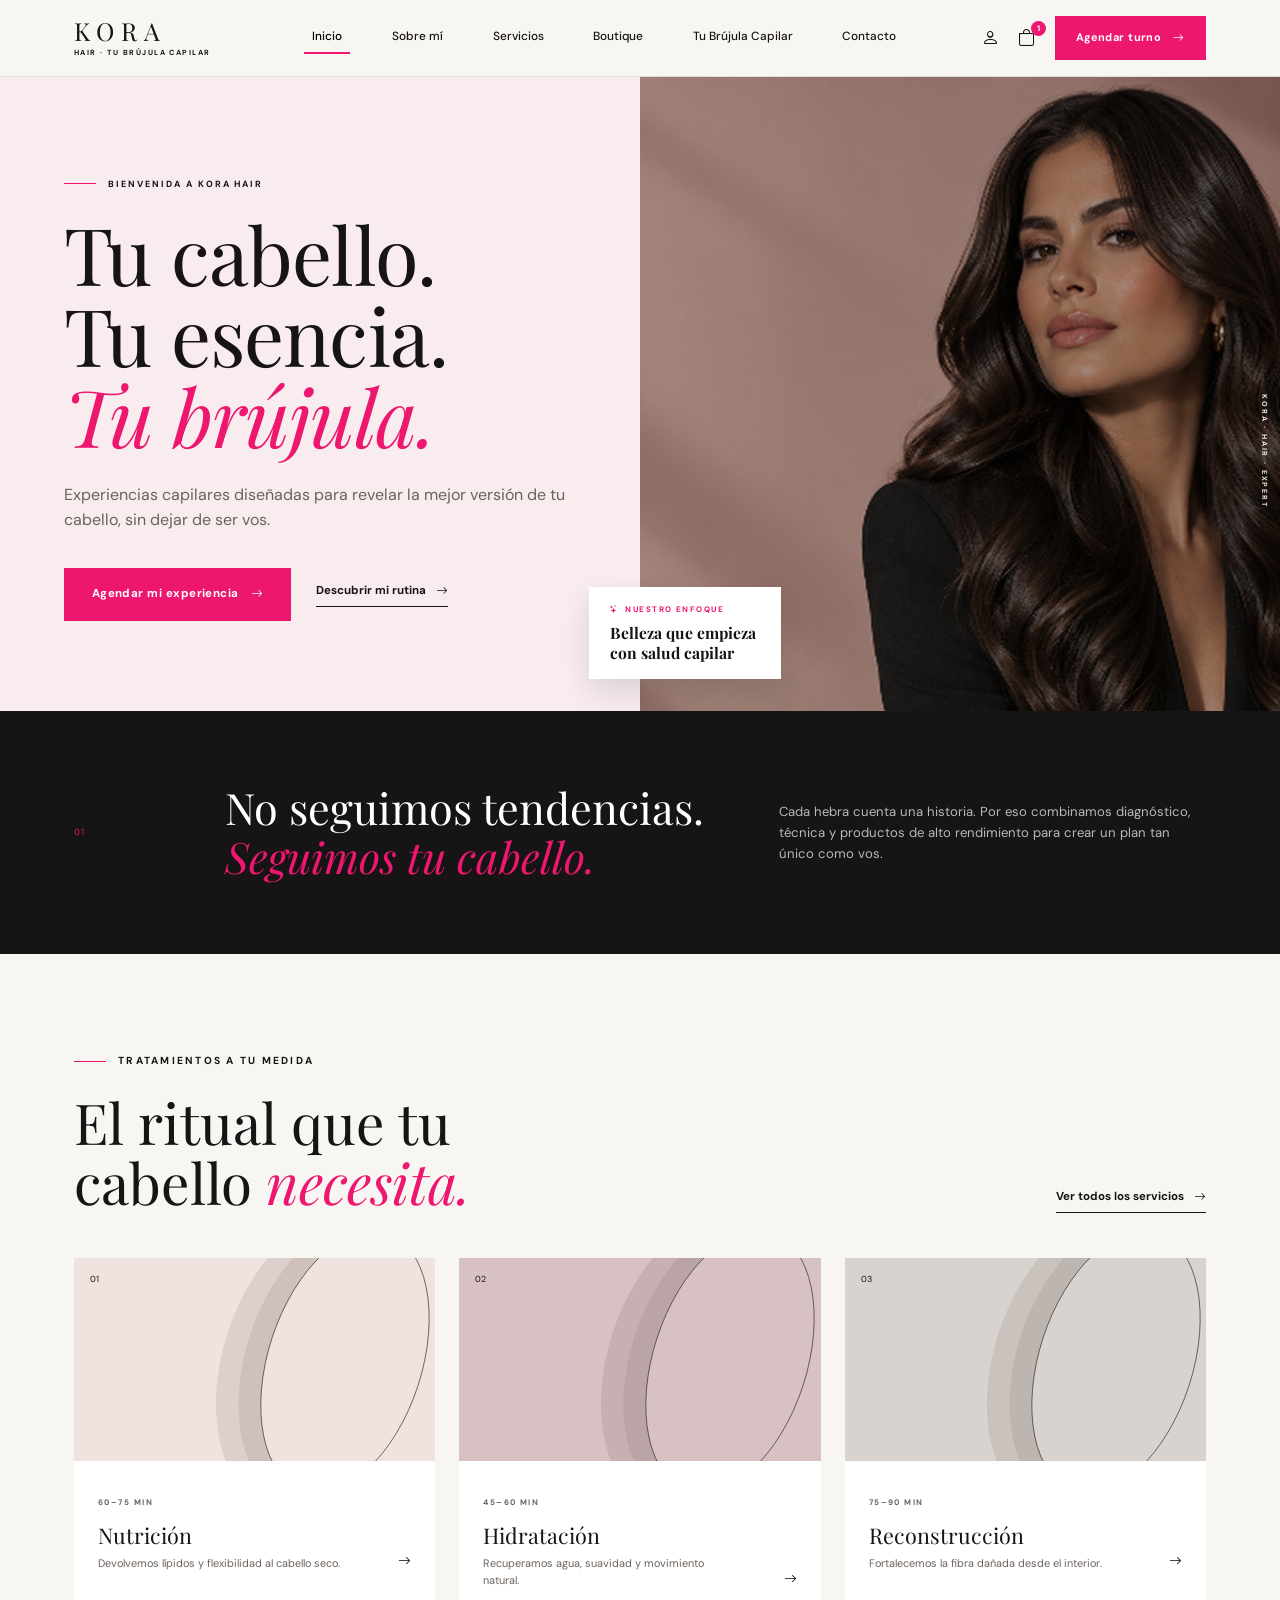
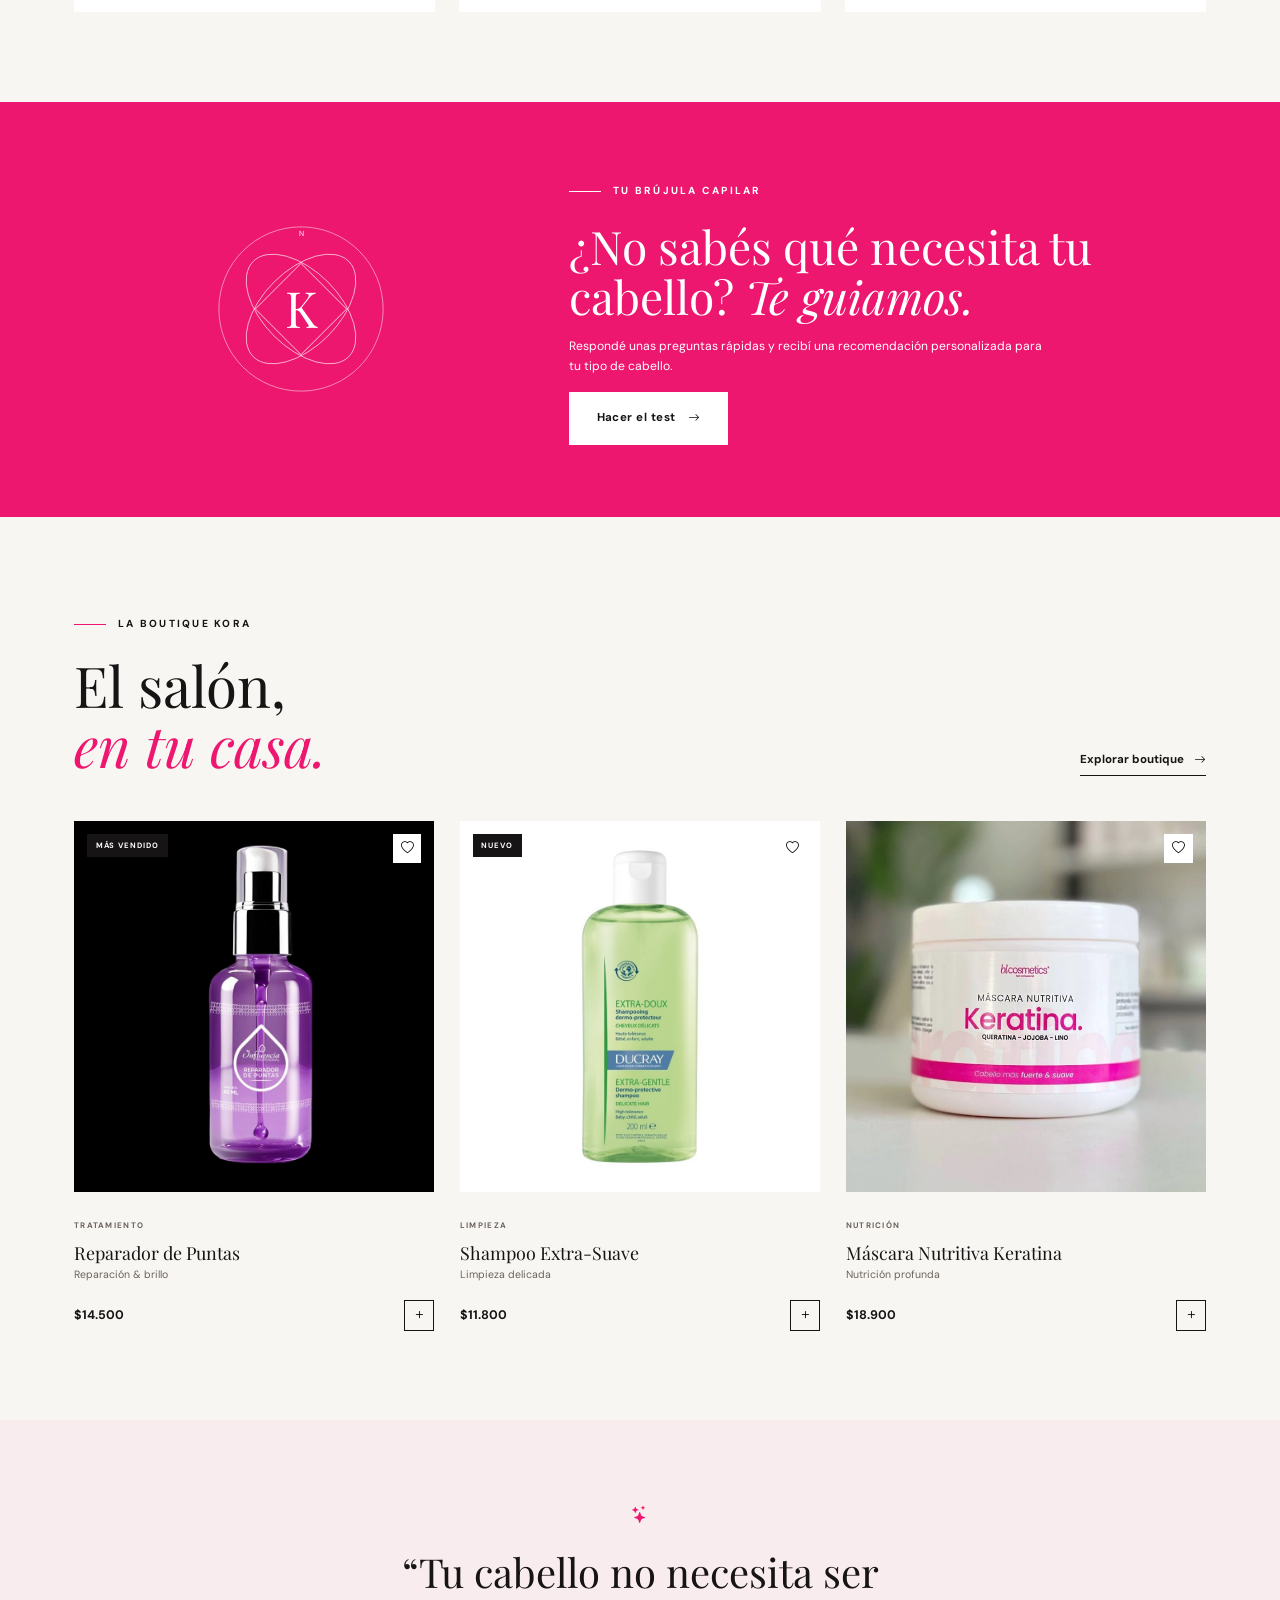
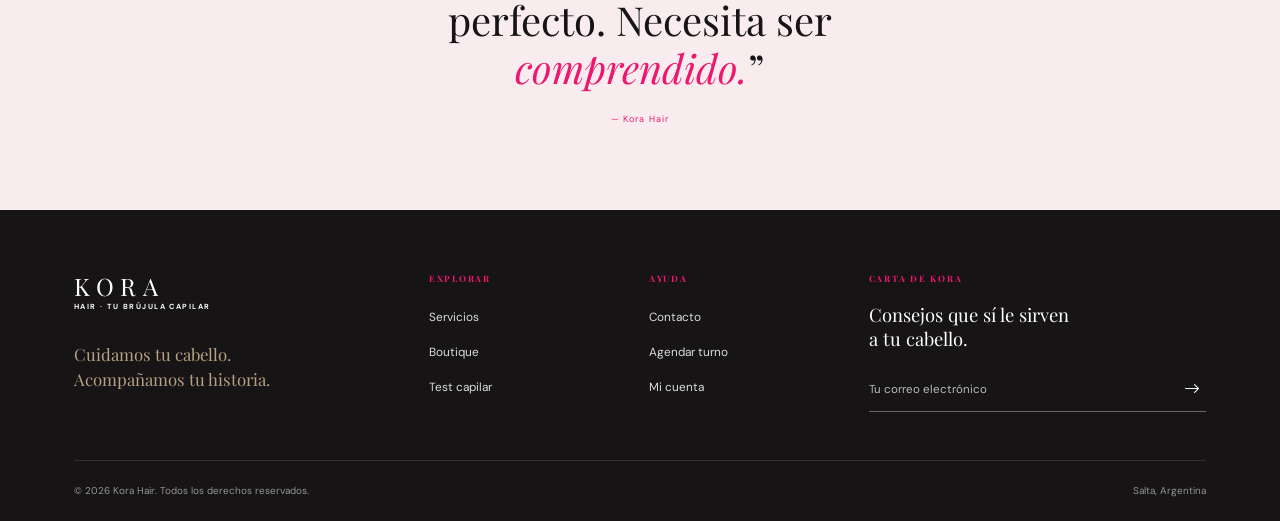
<file: index.html>
<!DOCTYPE html>
<html lang="es">
<head>
  <meta charset="UTF-8">
  <meta name="viewport" content="width=device-width, initial-scale=1.0">
  <meta name="description" content="Kora Hair, tu brújula capilar. Salón de tratamientos capilares personalizados y boutique de productos.">
  <title>Kora Hair | Inicio</title>
  <link rel="preconnect" href="https://fonts.googleapis.com">
  <link rel="preconnect" href="https://fonts.gstatic.com" crossorigin>
  <link href="https://fonts.googleapis.com/css2?family=DM+Sans:ital,wght@0,400;0,500;0,700;1,400&family=Playfair+Display:ital,wght@0,400;0,500;1,400;1,500&display=swap" rel="stylesheet">
  <link href="https://cdn.jsdelivr.net/npm/bootstrap@5.3.3/dist/css/bootstrap.min.css" rel="stylesheet">
  <link href="https://cdn.jsdelivr.net/npm/bootstrap-icons@1.11.3/font/bootstrap-icons.min.css" rel="stylesheet">
  <link rel="stylesheet" href="css/styles.css">
</head>
<body>
  

  <header class="site-header">
    <nav class="navbar navbar-expand-lg k-container" aria-label="Navegación principal">
      <a class="brand" href="index.html" aria-label="Kora Hair, inicio">
        <span class="brand__name">KORA</span>
        <span class="brand__sub">HAIR · TU BRÚJULA CAPILAR</span>
      </a>
      <button class="navbar-toggler" type="button" data-bs-toggle="collapse" data-bs-target="#menuPrincipal" aria-controls="menuPrincipal" aria-expanded="false" aria-label="Abrir menú">
        <span class="navbar-toggler-icon"></span>
      </button>
      <div class="collapse navbar-collapse" id="menuPrincipal">
        <ul class="navbar-nav menu-principal">
          <li class="nav-item"><a class="nav-link active" aria-current="page" href="index.html">Inicio</a></li>
          <li class="nav-item"><a class="nav-link" href="sobre-mi.html">Sobre mí</a></li>
          <li class="nav-item"><a class="nav-link" href="servicios.html">Servicios</a></li>
          <li class="nav-item"><a class="nav-link" href="boutique.html">Boutique</a></li>
          <li class="nav-item"><a class="nav-link" href="test.html">Tu Brújula Capilar</a></li>
          <li class="nav-item"><a class="nav-link" href="contacto.html">Contacto</a></li>
        </ul>
        <div class="acciones">
          <a href="login.html" class="icono-btn" aria-label="Mi cuenta"><i class="bi bi-person"></i></a>
          <a href="carrito.html" class="icono-btn" aria-label="Carrito"><i class="bi bi-bag"></i><span class="badge-k" data-carrito-badge>1</span></a>
          <a href="turnos.html" class="btn-kora btn-kora--sm">Agendar turno <i class="bi bi-arrow-right"></i></a>
        </div>
      </div>
    </nav>
  </header>

  <main>
    <section class="hero">
      <div class="hero__texto">
        <span class="eyebrow">Bienvenida a Kora Hair</span>
        <h1 class="h-display">Tu cabello.<br>Tu esencia.<br><em>Tu brújula.</em></h1>
        <p class="lead-k">Experiencias capilares diseñadas para revelar la mejor versión de tu cabello, sin dejar de ser vos.</p>
        <div class="hero__botones">
          <a href="turnos.html" class="btn-kora">Agendar mi experiencia <i class="bi bi-arrow-right"></i></a>
          <a href="servicios.html" class="link-flecha">Descubrir mi rutina <i class="bi bi-arrow-right"></i></a>
        </div>
      </div>
      <div class="hero__foto">
        <img src="img/modelo-hero.jpg" alt="Mujer con cabello largo, oscuro y ondulado, de saco negro">
        <div class="hero__tarjeta">
          <small><i class="bi bi-stars"></i> Nuestro enfoque</small>
          <strong>Belleza que empieza con salud capilar</strong>
        </div>
        <span class="hero__vertical">KORA · HAIR · EXPERT</span>
      </div>
    </section>

    <section class="afirmacion">
      <div class="k-container afirmacion__grid">
        <span class="afirmacion__num">01</span>
        <h2>No seguimos tendencias. <em>Seguimos tu cabello.</em></h2>
        <p>Cada hebra cuenta una historia. Por eso combinamos diagnóstico, técnica y productos de alto rendimiento para crear un plan tan único como vos.</p>
      </div>
    </section>

    <section class="k-section">
      <div class="k-container">
        <div class="sec-head">
          <div>
            <span class="eyebrow">Tratamientos a tu medida</span>
            <h2 class="h-xl">El ritual que tu<br>cabello <em>necesita.</em></h2>
          </div>
          <a href="servicios.html" class="link-flecha">Ver todos los servicios <i class="bi bi-arrow-right"></i></a>
        </div>
        <div class="rituales">
          <a href="detalle-servicios.html" class="ritual-card">
            <div class="ritual-card__arte" style="background:#EFE2DF"><span>01</span>
            <svg viewBox="0 0 400 225" preserveAspectRatio="xMidYMid slice" aria-hidden="true">
              <ellipse cx="270" cy="115" rx="105" ry="170" transform="rotate(18 270 115)" fill="#DDD0CC"/>
              <ellipse cx="285" cy="115" rx="95" ry="160" transform="rotate(18 285 115)" fill="#CFC0BC"/>
              <ellipse cx="300" cy="115" rx="85" ry="150" transform="rotate(18 300 115)" fill="#EFE2DF" stroke="#161414" stroke-width=".6"/>
            </svg></div>
            <div class="ritual-card__cuerpo">
              <small>60–75 MIN</small>
              <h3>Nutrición</h3>
              <p>Devolvemos lípidos y flexibilidad al cabello seco.</p>
              <i class="bi bi-arrow-right"></i>
            </div>
          </a>
          <a href="detalle-servicios.html" class="ritual-card">
            <div class="ritual-card__arte" style="background:#D8C1C3"><span>02</span>
            <svg viewBox="0 0 400 225" preserveAspectRatio="xMidYMid slice" aria-hidden="true">
              <ellipse cx="270" cy="115" rx="105" ry="170" transform="rotate(18 270 115)" fill="#C7B0B2"/>
              <ellipse cx="285" cy="115" rx="95" ry="160" transform="rotate(18 285 115)" fill="#BBA4A6"/>
              <ellipse cx="300" cy="115" rx="85" ry="150" transform="rotate(18 300 115)" fill="#D8C1C3" stroke="#161414" stroke-width=".6"/>
            </svg></div>
            <div class="ritual-card__cuerpo">
              <small>45–60 MIN</small>
              <h3>Hidratación</h3>
              <p>Recuperamos agua, suavidad y movimiento natural.</p>
              <i class="bi bi-arrow-right"></i>
            </div>
          </a>
          <a href="detalle-servicios.html" class="ritual-card">
            <div class="ritual-card__arte" style="background:#D9D3CF"><span>03</span>
            <svg viewBox="0 0 400 225" preserveAspectRatio="xMidYMid slice" aria-hidden="true">
              <ellipse cx="270" cy="115" rx="105" ry="170" transform="rotate(18 270 115)" fill="#C9C2BD"/>
              <ellipse cx="285" cy="115" rx="95" ry="160" transform="rotate(18 285 115)" fill="#BDB5B0"/>
              <ellipse cx="300" cy="115" rx="85" ry="150" transform="rotate(18 300 115)" fill="#D9D3CF" stroke="#161414" stroke-width=".6"/>
            </svg></div>
            <div class="ritual-card__cuerpo">
              <small>75–90 MIN</small>
              <h3>Reconstrucción</h3>
              <p>Fortalecemos la fibra dañada desde el interior.</p>
              <i class="bi bi-arrow-right"></i>
            </div>
          </a>
        </div>
      </div>
    </section>

    <section class="banda-brujula">
      <div class="k-container banda-brujula__grid">
        <svg class="emblema" viewBox="0 0 120 120" fill="none" stroke="#fff" stroke-width=".6" aria-hidden="true">
  <circle cx="60" cy="60" r="56" opacity=".55"/>
  <ellipse cx="60" cy="60" rx="46" ry="26" transform="rotate(45 60 60)" opacity=".7"/>
  <ellipse cx="60" cy="60" rx="46" ry="26" transform="rotate(-45 60 60)" opacity=".7"/>
  <rect x="38" y="38" width="44" height="44" transform="rotate(45 60 60)" opacity=".8"/>
  <text x="60" y="10" text-anchor="middle" font-size="5" fill="#fff" stroke="none">N</text>
  <text x="60" y="73" text-anchor="middle" font-family="Playfair Display, serif" font-size="34" fill="#fff" stroke="none">K</text>
</svg>
        <div>
          <span class="eyebrow eyebrow--claro">Tu brújula capilar</span>
          <h2>¿No sabés qué necesita tu cabello? <em>Te guiamos.</em></h2>
          <p>Respondé unas preguntas rápidas y recibí una recomendación personalizada para tu tipo de cabello.</p>
          <a href="test.html" class="btn-kora-blanco btn-kora mt-3">Hacer el test <i class="bi bi-arrow-right"></i></a>
        </div>
      </div>
    </section>

    <section class="k-section">
      <div class="k-container">
        <div class="sec-head">
          <div>
            <span class="eyebrow">La boutique Kora</span>
            <h2 class="h-xl">El salón,<br><em>en tu casa.</em></h2>
          </div>
          <a href="boutique.html" class="link-flecha">Explorar boutique <i class="bi bi-arrow-right"></i></a>
        </div>
        <div class="productos productos--3">
          <article class="producto" data-categoria="tratamiento">
            <a href="detalle-del-producto.html" class="producto__img producto__img--negro" aria-label="Ver Reparador de Puntas">
              <span class="producto__tag">Más vendido</span>
              <img src="img/producto-reparador.jpg" alt="Frasco de Reparador de Puntas Influencia Profesional de 45 ml" loading="lazy">
            </a>
            <button class="producto__fav" type="button" aria-label="Guardar en favoritos"><i class="bi bi-heart"></i></button>
            <div class="producto__info">
              <span class="producto__cat">Tratamiento</span>
              <h3><a href="detalle-del-producto.html">Reparador de Puntas</a></h3>
              <p class="producto__desc">Reparación &amp; brillo</p>
              <div class="producto__fila">
                <span class="producto__precio">$14.500</span>
                <button class="mas-btn" type="button" data-agregar aria-label="Agregar Reparador de Puntas al carrito"><i class="bi bi-plus"></i></button>
              </div>
            </div>
          </article>
          <article class="producto" data-categoria="limpieza">
            <a href="detalle-del-producto.html" class="producto__img producto__img--blanco" aria-label="Ver Shampoo Extra-Suave">
              <span class="producto__tag">Nuevo</span>
              <img src="img/producto-shampoo.jpg" alt="Shampoo Extra-Suave Ducray de 200 ml" loading="lazy">
            </a>
            <button class="producto__fav" type="button" aria-label="Guardar en favoritos"><i class="bi bi-heart"></i></button>
            <div class="producto__info">
              <span class="producto__cat">Limpieza</span>
              <h3><a href="detalle-del-producto.html">Shampoo Extra-Suave</a></h3>
              <p class="producto__desc">Limpieza delicada</p>
              <div class="producto__fila">
                <span class="producto__precio">$11.800</span>
                <button class="mas-btn" type="button" data-agregar aria-label="Agregar Shampoo Extra-Suave al carrito"><i class="bi bi-plus"></i></button>
              </div>
            </div>
          </article>
          <article class="producto" data-categoria="nutricion">
            <a href="detalle-del-producto.html" class="producto__img producto__img--foto" aria-label="Ver Máscara Nutritiva Keratina">
              <img src="img/producto-mascara.jpg" alt="Máscara Nutritiva con Keratina, jojoba y lino" loading="lazy">
            </a>
            <button class="producto__fav" type="button" aria-label="Guardar en favoritos"><i class="bi bi-heart"></i></button>
            <div class="producto__info">
              <span class="producto__cat">Nutrición</span>
              <h3><a href="detalle-del-producto.html">Máscara Nutritiva Keratina</a></h3>
              <p class="producto__desc">Nutrición profunda</p>
              <div class="producto__fila">
                <span class="producto__precio">$18.900</span>
                <button class="mas-btn" type="button" data-agregar aria-label="Agregar Máscara Nutritiva Keratina al carrito"><i class="bi bi-plus"></i></button>
              </div>
            </div>
          </article>
        </div>
      </div>
    </section>

    <section class="cita">
      <div class="k-container">
        <i class="bi bi-stars"></i>
        <blockquote>“Tu cabello no necesita ser perfecto. Necesita ser <em>comprendido.</em>”</blockquote>
        <cite>— Kora Hair</cite>
      </div>
    </section>
  </main>

  <footer class="site-footer">
    <div class="k-container">
      <div class="footer-grid">
        <div class="footer-brand">
          <a class="brand" href="index.html"><span class="brand__name">KORA</span><span class="brand__sub">HAIR · TU BRÚJULA CAPILAR</span></a>
          <p class="footer-lema">Cuidamos tu cabello.<br>Acompañamos tu historia.</p>
        </div>
        <div>
          <h4 class="footer-titulo">Explorar</h4>
          <ul class="footer-links">
            <li><a href="servicios.html">Servicios</a></li>
            <li><a href="boutique.html">Boutique</a></li>
            <li><a href="test.html">Test capilar</a></li>
          </ul>
        </div>
        <div>
          <h4 class="footer-titulo">Ayuda</h4>
          <ul class="footer-links">
            <li><a href="contacto.html">Contacto</a></li>
            <li><a href="turnos.html">Agendar turno</a></li>
            <li><a href="login.html">Mi cuenta</a></li>
          </ul>
        </div>
        <div class="footer-news">
          <h4 class="footer-titulo">Carta de Kora</h4>
          <h4>Consejos que sí le sirven<br>a tu cabello.</h4>
          <form class="news-form" data-form-demo>
            <input type="email" placeholder="Tu correo electrónico" aria-label="Tu correo electrónico" required>
            <button type="submit" aria-label="Suscribirme"><i class="bi bi-arrow-right"></i></button>
          </form>
        </div>
      </div>
      <div class="footer-bottom">
        <span>&copy; 2026 Kora Hair. Todos los derechos reservados.</span>
        <span>Salta, Argentina</span>
      </div>
    </div>
  </footer>

  <script src="https://cdn.jsdelivr.net/npm/bootstrap@5.3.3/dist/js/bootstrap.bundle.min.js"></script>
  <script src="js/main.js"></script>
</body>
</html>
</file>
<file: css/styles.css>
/* =========================================================
   KORA HAIR · Hoja de estilos principal
   Réplica del diseño de Figma (rosa fucsia / negro / crema)
   Se usa junto con Bootstrap 5.3 (navbar, collapse, accordion)
   ========================================================= */

/* 1. VARIABLES ----------------------------------------------------------- */
:root {
  --k-rosa: #ED176F;          /* fucsia de marca */
  --k-rosa-hover: #D1105F;
  --k-negro: #161414;
  --k-crema: #F8F6F2;         /* fondo general */
  --k-blush: #F8ECEE;         /* fondo rosado suave */
  --k-rose: #EFE2DF;
  --k-rose-2: #D8C1C3;
  --k-gris: #D9D3CF;
  --k-arena: #EEE7D7;
  --k-taupe: #B8A184;
  --k-texto: #161414;
  --k-texto-suave: #6B625C;
  --k-linea: #E4DDD6;

  --k-serif: 'Playfair Display', Georgia, 'Times New Roman', serif;
  --k-sans: 'DM Sans', system-ui, -apple-system, 'Segoe UI', sans-serif;
}

/* 2. BASE ---------------------------------------------------------------- */
*, *::before, *::after { box-sizing: border-box; }
html { scroll-behavior: smooth; }
body {
  margin: 0;
  background: var(--k-crema);
  color: var(--k-texto);
  font-family: var(--k-sans);
  font-size: 1rem;
  line-height: 1.6;
  -webkit-font-smoothing: antialiased;
}
img { max-width: 100%; display: block; }
a { color: inherit; text-decoration: none; }
h1, h2, h3, h4 { font-family: var(--k-serif); font-weight: 400; line-height: 1.08; margin: 0; color: inherit; }
p { margin: 0; }
ul { margin: 0; padding: 0; list-style: none; }
button { font-family: inherit; }
em, .k-em { font-style: italic; color: var(--k-rosa); }

.k-container { width: 100%; max-width: 1180px; margin-inline: auto; padding-inline: 1.5rem; }
.k-section { padding-block: clamp(3.5rem, 7vw, 6rem); }
.bg-blush { background: var(--k-blush); }
.bg-negro { background: var(--k-negro); color: #fff; }
.bg-rosa  { background: var(--k-rosa);  color: #fff; }
.bg-blanco { background: #fff; }

/* Tipografía utilitaria */
.h-display { font-size: clamp(2.6rem, 6.2vw, 5rem); line-height: 1.02; letter-spacing: -.01em; }
.h-xl { font-size: clamp(2.2rem, 4.4vw, 3.6rem); }
.h-lg { font-size: clamp(1.8rem, 3.2vw, 2.6rem); }
.h-md { font-size: clamp(1.4rem, 2.2vw, 1.75rem); }
.lead-k { font-size: 1rem; color: var(--k-texto-suave); max-width: 34rem; }
.text-center { text-align: center; }
.mx-auto { margin-inline: auto; }
.mt-1 { margin-top: .5rem; } .mt-2 { margin-top: 1rem; } .mt-3 { margin-top: 1.5rem; } .mt-4 { margin-top: 2rem; } .mt-5 { margin-top: 3rem; }

/* Eyebrow: línea rosa + texto en mayúsculas */
.eyebrow {
  display: inline-flex; align-items: center; gap: .75rem;
  font-size: .64rem; font-weight: 700; letter-spacing: .22em; text-transform: uppercase;
  color: var(--k-texto);
  margin-bottom: 1.4rem;
}
.eyebrow::before { content: ""; width: 2rem; height: 1px; background: var(--k-rosa); }
.eyebrow--claro { color: #fff; }
.eyebrow--claro::before { background: #fff; }
.eyebrow--centro { justify-content: center; }
.eyebrow--rosa { color: var(--k-rosa); }
.eyebrow--rosa::before { display: none; }

/* 3. BOTONES ------------------------------------------------------------- */
.btn-kora, .btn-kora-blanco, .btn-kora-borde {
  display: inline-flex; align-items: center; justify-content: center; gap: .75rem;
  font-family: var(--k-sans); font-size: .72rem; font-weight: 700; letter-spacing: .04em;
  padding: .95rem 1.6rem; border: 2px solid transparent; border-radius: 0; cursor: pointer;
  transition: background .2s, color .2s, border-color .2s, transform .2s;
}
.btn-kora { background: var(--k-rosa); color: #fff; border-color: var(--k-rosa); }
.btn-kora:hover { background: var(--k-rosa-hover); border-color: var(--k-rosa-hover); color: #fff; }
.btn-kora-blanco { background: #fff; color: var(--k-negro); border-color: #fff; }
.btn-kora-blanco:hover { background: var(--k-negro); color: #fff; border-color: var(--k-negro); }
.btn-kora-borde { background: transparent; color: var(--k-negro); border-color: var(--k-negro); }
.btn-kora-borde:hover { background: var(--k-negro); color: #fff; }
.btn-kora--sm { padding: .7rem 1.2rem; font-size: .68rem; }
.btn-kora--block { width: 100%; }
.link-flecha {
  display: inline-flex; align-items: center; gap: .6rem;
  font-size: .72rem; font-weight: 700; padding-bottom: .35rem; border-bottom: 1px solid var(--k-negro);
}
.link-flecha:hover { color: var(--k-rosa); border-color: var(--k-rosa); }

/* 4. BARRA SUPERIOR + HEADER --------------------------------------------- */
.topbar {
  background: var(--k-negro); color: #fff; text-align: center;
  font-size: .6rem; font-weight: 700; letter-spacing: .14em; text-transform: uppercase;
  padding: .55rem 1rem;
}
.topbar .dot { color: var(--k-rosa); margin-inline: .8rem; }

.site-header { background: var(--k-crema); border-bottom: 1px solid var(--k-linea); z-index: 1030; position: sticky; top: 0; }
.site-header .navbar { display: flex; align-items: center; flex-wrap: wrap; padding-block: 1rem; }
.brand { display: flex; flex-direction: column; line-height: 1; margin-right: 1rem; }
.brand__name { font-family: var(--k-serif); font-size: 1.55rem; letter-spacing: .28em; }
.brand__sub { font-size: .46rem; font-weight: 700; letter-spacing: .2em; margin-top: .3rem; color: var(--k-texto); }

.navbar-toggler {
  margin-left: auto; background: transparent; border: 1px solid var(--k-linea); padding: .4rem .6rem; cursor: pointer;
}
.navbar-toggler-icon { display: inline-block; width: 1.4rem; height: 1.4rem; background: no-repeat center / 100%
  url("data:image/svg+xml,%3Csvg xmlns='http://www.w3.org/2000/svg' viewBox='0 0 30 30'%3E%3Cpath stroke='%23161414' stroke-linecap='round' stroke-miterlimit='10' stroke-width='2' d='M4 7h22M4 15h22M4 23h22'/%3E%3C/svg%3E"); }
.navbar-collapse { flex-grow: 1; align-items: center; }
.menu-principal { display: flex; flex-direction: column; gap: .2rem; margin: 1rem 0; }
.menu-principal .nav-link {
  display: inline-block; padding: .35rem 0; font-size: .74rem; font-weight: 500; color: var(--k-texto);
  border-bottom: 2px solid transparent; transition: color .2s, border-color .2s;
}
.menu-principal .nav-link:hover { color: var(--k-rosa); }
.menu-principal .nav-link.active { border-bottom-color: var(--k-rosa); }
.acciones { display: flex; align-items: center; gap: 1.2rem; }
.icono-btn { position: relative; font-size: 1.05rem; line-height: 1; color: var(--k-negro); }
.icono-btn:hover { color: var(--k-rosa); }
.icono-btn .badge-k {
  position: absolute; top: -.55rem; right: -.65rem; background: var(--k-rosa); color: #fff;
  font-size: .5rem; font-weight: 700; width: .95rem; height: .95rem; border-radius: 50%;
  display: grid; place-items: center;
}

@media (min-width: 992px) {
  .navbar-toggler { display: none; }
  .navbar-collapse { display: flex !important; }
  .menu-principal { flex-direction: row; gap: 2.1rem; margin: 0 auto; }
}
@media (max-width: 991.98px) {
  .acciones { padding-bottom: 1rem; }
  .navbar-collapse { width: 100%; flex-basis: 100%; }
  .navbar-collapse.collapse:not(.show) { display: none; }
}
.accordion-collapse.collapse:not(.show) { display: none; }

/* 5. FOOTER -------------------------------------------------------------- */
.site-footer { background: var(--k-negro); color: #fff; padding-top: 4rem; }
.footer-grid { display: grid; gap: 2.5rem; grid-template-columns: 1fr; padding-bottom: 3rem; }
@media (min-width: 768px) { .footer-grid { grid-template-columns: 1.4fr .8fr .8fr 1.5fr; } }
.footer-brand .brand__name { font-size: 1.5rem; }
.footer-brand .brand__sub { color: #fff; }
.footer-lema { font-family: var(--k-serif); font-size: 1.05rem; line-height: 1.45; color: var(--k-taupe); margin-top: 2rem; }
.footer-titulo { font-size: .55rem; font-weight: 700; letter-spacing: .2em; text-transform: uppercase; color: var(--k-rosa); margin-bottom: 1.2rem; }
.footer-links li + li { margin-top: .6rem; }
.footer-links a { font-size: .74rem; color: #fff; opacity: .85; }
.footer-links a:hover { color: var(--k-rosa); opacity: 1; }
.footer-news h4:not(.footer-titulo) { font-family: var(--k-serif); font-size: 1.15rem; color: #fff; line-height: 1.3; margin-bottom: 1.2rem; }
.news-form { display: flex; align-items: center; border-bottom: 1px solid rgba(255,255,255,.35); }
.news-form input { flex: 1; background: transparent; border: 0; color: #fff; font-size: .72rem; padding: .7rem 0; outline: none; }
.news-form input::placeholder { color: rgba(255,255,255,.7); }
.news-form button { background: transparent; border: 0; color: #fff; cursor: pointer; }
.footer-bottom { border-top: 1px solid rgba(255,255,255,.12); padding-block: 1.4rem; font-size: .62rem; color: rgba(255,255,255,.55);
  display: flex; flex-wrap: wrap; justify-content: space-between; gap: .5rem; }

/* 6. HERO INICIO ---------------------------------------------------------- */
.hero { display: grid; grid-template-columns: 1fr; background: var(--k-blush); }
.hero__texto { padding: clamp(3rem, 7vw, 6rem) clamp(1.5rem, 5vw, 4rem); max-width: 43rem; margin-left: auto; width: 100%; }
.hero__texto .eyebrow { font-size: .56rem; }
.hero__texto p.lead-k { margin-top: 1.6rem; }
.hero__botones { display: flex; flex-wrap: wrap; align-items: center; gap: 1.6rem; margin-top: 2.2rem; }
.hero__foto { position: relative; min-height: 22rem; background: #E3B7AD; }
.hero__foto img { position: absolute; inset: 0; width: 100%; height: 100%; object-fit: cover; object-position: center top; }
.hero__tarjeta {
  position: absolute; left: 1.2rem; bottom: 2rem; background: #fff; padding: 1rem 1.3rem; max-width: 12rem;
  box-shadow: 0 12px 30px rgba(0,0,0,.12);
}
.hero__tarjeta small { display: flex; align-items: center; gap: .4rem; font-size: .5rem; font-weight: 700; letter-spacing: .18em; text-transform: uppercase; color: var(--k-rosa); }
.hero__tarjeta strong { display: block; font-family: var(--k-serif); font-size: .98rem; line-height: 1.25; margin-top: .45rem; }
.hero__vertical { position: absolute; right: .6rem; top: 50%; writing-mode: vertical-rl; font-size: .46rem; letter-spacing: .25em; font-weight: 700; color: #fff; opacity: .9; }
@media (min-width: 992px) {
  .hero { grid-template-columns: 1fr 1fr; min-height: 36rem; }
  .hero__tarjeta { left: -3.2rem; }
}

/* Franja oscura de afirmación */
.afirmacion { background: var(--k-negro); color: #fff; padding-block: 4.5rem; }
.afirmacion__grid { display: grid; gap: 2rem; align-items: center; }
@media (min-width: 992px) { .afirmacion__grid { grid-template-columns: .5fr 2.2fr 1.8fr; } }
.afirmacion__num { font-size: .55rem; color: var(--k-rosa); letter-spacing: .1em; }
.afirmacion h2 { font-size: clamp(1.9rem, 3.4vw, 2.7rem); line-height: 1.15; }
.afirmacion h2 em { color: var(--k-rosa); display: block; }
.afirmacion p { font-size: .82rem; color: rgba(255,255,255,.7); max-width: 27rem; }

/* Cabecera de sección (título a la izquierda + enlace a la derecha) */
.sec-head { display: flex; flex-wrap: wrap; align-items: flex-end; justify-content: space-between; gap: 1.5rem; margin-bottom: 2.8rem; }

/* Tarjetas de ritual */
.rituales { display: grid; gap: 1.5rem; grid-template-columns: 1fr; }
@media (min-width: 768px) { .rituales { grid-template-columns: repeat(3, 1fr); } }
.ritual-card { background: #fff; display: block; transition: transform .25s, box-shadow .25s; }
.ritual-card:hover { transform: translateY(-4px); box-shadow: 0 14px 30px rgba(0,0,0,.08); }
.ritual-card__arte { position: relative; aspect-ratio: 16 / 9; overflow: hidden; }
.ritual-card__arte svg { position: absolute; inset: 0; width: 100%; height: 100%; }
.ritual-card__arte span { position: absolute; top: .9rem; left: 1rem; font-size: .55rem; z-index: 1; }
.ritual-card__cuerpo { padding: 1.6rem 1.5rem 1.4rem; position: relative; }
.ritual-card__cuerpo small { font-size: .5rem; font-weight: 700; letter-spacing: .18em; color: var(--k-texto-suave); text-transform: uppercase; }
.ritual-card__cuerpo h3 { font-size: 1.35rem; margin: .7rem 0 .5rem; }
.ritual-card__cuerpo p { font-size: .68rem; color: var(--k-texto-suave); max-width: 80%; }
.ritual-card__cuerpo i { position: absolute; right: 1.5rem; bottom: 1.4rem; font-size: .8rem; }

/* Banda rosa de la brújula */
.banda-brujula { background: var(--k-rosa); color: #fff; padding-block: 4.5rem; }
.banda-brujula__grid { display: grid; gap: 2.5rem; align-items: center; }
@media (min-width: 992px) { .banda-brujula__grid { grid-template-columns: 1fr 1.4fr; } }
.emblema { width: 11rem; height: 11rem; margin-inline: auto; }
.banda-brujula h2 { font-size: clamp(2rem, 3.6vw, 2.9rem); color: #fff; }
.banda-brujula h2 em { color: #fff; }
.banda-brujula p { font-size: .76rem; margin-top: 1rem; max-width: 30rem; }

/* Productos */
.productos { display: grid; gap: 1.6rem; grid-template-columns: 1fr; }
@media (min-width: 576px) { .productos { grid-template-columns: repeat(2, 1fr); } }
@media (min-width: 992px) { .productos--3 { grid-template-columns: repeat(3, 1fr); } .productos--4 { grid-template-columns: repeat(4, 1fr); } }
.producto { display: block; }
.producto.oculto { display: none; }
.producto__img { position: relative; aspect-ratio: 1 / 1.03; display: flex; align-items: center; justify-content: center; overflow: hidden; }
.producto__tag { position: absolute; top: .8rem; left: .8rem; background: var(--k-negro); color: #fff; font-size: .48rem; font-weight: 700; letter-spacing: .12em; text-transform: uppercase; padding: .35rem .55rem; z-index: 2; }
.producto__fav { position: absolute; top: .8rem; right: .8rem; width: 1.8rem; height: 1.8rem; background: #fff; border: 0; display: grid; place-items: center; font-size: .8rem; cursor: pointer; z-index: 2; }
.producto__fav.activo i::before { content: "\f415"; color: var(--k-rosa); }
.producto__hoja { position: absolute; right: -.5rem; bottom: 0; width: 45%; opacity: .55; }
.producto__info { padding-top: 1.1rem; position: relative; }
.producto__cat { font-size: .5rem; font-weight: 700; letter-spacing: .16em; text-transform: uppercase; color: var(--k-texto-suave); }
.producto__info h3 { font-size: 1.12rem; margin: .5rem 0 .3rem; }
.producto__desc { font-size: .66rem; color: var(--k-texto-suave); }
.producto__fila { display: flex; align-items: center; justify-content: space-between; margin-top: 1rem; }
.producto__precio { font-size: .78rem; font-weight: 700; }
.mas-btn { width: 1.9rem; height: 1.9rem; border: 1px solid var(--k-negro); background: transparent; display: grid; place-items: center; font-size: .9rem; cursor: pointer; transition: background .2s, color .2s; }
.mas-btn:hover { background: var(--k-negro); color: #fff; }

/* Frasco ilustrado (CSS puro) */
.frasco { --c: var(--k-negro); --t: #fff; position: relative; font-size: 1.15rem; width: 6em; display: flex; flex-direction: column; align-items: center; z-index: 1; }
.frasco::after { content: ""; position: absolute; bottom: -1.1em; left: 50%; width: 5.4em; height: .9em; transform: translateX(-50%); background: radial-gradient(closest-side, rgba(0,0,0,.28), transparent); z-index: -1; }
.frasco__tapa { width: 2.4em; height: 1.25em; background: var(--k-negro); border-radius: .3em .3em 0 0; }
.frasco__cuello { width: 3.3em; height: .7em; background: var(--c); border-radius: .2em .2em 0 0; margin-top: -.05em; }
.frasco__cuerpo { width: 5.4em; height: 7.4em; background: var(--c); border-radius: .9em; margin-top: -.05em; color: var(--t); display: flex; flex-direction: column; align-items: center; justify-content: center; }
.frasco__cuerpo b { font-family: var(--k-serif); font-weight: 400; font-size: 2.2em; line-height: 1; }
.frasco__cuerpo small { font-size: .34em; font-weight: 700; letter-spacing: .22em; text-align: center; line-height: 1.5; margin-top: .9em; }
.frasco--negro  { --c: var(--k-negro); }
.frasco--crema  { --c: #F2EFEA; --t: var(--k-negro); }
.frasco--taupe  { --c: #B8A184; --t: #fff; }
.frasco--rosa   { --c: var(--k-rosa); --t: #fff; }
.frasco--grande { font-size: .85rem; }
.frasco--xl { font-size: 1.3rem; }
.fondo-rose   { background: var(--k-rose); }
.fondo-gris   { background: var(--k-gris); }
.fondo-arena  { background: var(--k-arena); }
.fondo-rosa-claro { background: #F4D6E1; }

/* Cita final */
.cita { background: var(--k-blush); text-align: center; padding-block: 5rem; }
.cita i { color: var(--k-rosa); font-size: 1.1rem; }
.cita blockquote { font-family: var(--k-serif); font-size: clamp(1.7rem, 3.2vw, 2.5rem); line-height: 1.2; margin: 1.2rem auto .8rem; max-width: 36rem; }
.cita cite { font-style: normal; font-size: .56rem; letter-spacing: .12em; color: var(--k-rosa); }

/* 7. HERO CENTRADO (Servicios, Turnos, Carrito) --------------------------- */
.hero-centro { background: var(--k-blush); text-align: center; padding-block: clamp(3rem, 6vw, 5rem); }
.hero-centro .lead-k { margin: 1.4rem auto 0; font-size: .82rem; max-width: 28rem; }

/* 8. SOBRE MÍ ------------------------------------------------------------- */
.split-hero { display: grid; background: var(--k-blush); }
@media (min-width: 992px) { .split-hero { grid-template-columns: 1fr 1fr; } }
.split-hero__texto { padding: clamp(3rem, 6vw, 5rem) clamp(1.5rem, 5vw, 4.5rem); display: flex; flex-direction: column; justify-content: center; align-items: flex-start; }
.split-hero__texto p { font-size: .85rem; color: var(--k-texto-suave); margin-top: 1.5rem; max-width: 30rem; }
.split-hero__foto { position: relative; min-height: 24rem; margin: 0; }
.split-hero__foto img { position: absolute; inset: 0; width: 100%; height: 100%; object-fit: cover; }
.split-hero__foto figcaption { position: absolute; left: 1.6rem; bottom: 1.4rem; font-size: .5rem; font-weight: 700; letter-spacing: .18em; color: #fff; text-transform: uppercase; }
.dos-col { display: grid; gap: 2rem; }
@media (min-width: 992px) { .dos-col { grid-template-columns: 1fr 1fr; gap: 5rem; } }
.dos-col p { font-size: .86rem; color: var(--k-texto-suave); }
.dos-col p + p { margin-top: 1.2rem; }
.firma { font-family: var(--k-serif); font-style: italic; text-transform: uppercase; font-size: 1.25rem; margin-top: 2rem; color: var(--k-negro); }
.filosofia { background: var(--k-negro); color: #fff; padding-block: 5rem 0; }
.filosofia__grid { display: grid; border-top: 1px solid rgba(255,255,255,.14); margin-top: 3rem; }
@media (min-width: 768px) { .filosofia__grid { grid-template-columns: repeat(3, 1fr); } }
.filosofia__item { padding: 2.2rem 2rem 3rem 0; }
@media (min-width: 768px) { .filosofia__item { padding-left: 2rem; border-left: 1px solid rgba(255,255,255,.14); } .filosofia__item:first-child { padding-left: 0; border-left: 0; } }
.filosofia__item small { color: var(--k-rosa); font-size: .52rem; }
.filosofia__item h3 { font-size: 1.5rem; margin: 1.6rem 0 .7rem; }
.filosofia__item p { font-size: .72rem; color: var(--k-taupe); max-width: 17rem; }

/* 9. SERVICIOS ------------------------------------------------------------ */
.lista-servicios { max-width: 940px; margin-inline: auto; }
.servicio-fila { display: grid; grid-template-columns: 4.5rem 1fr auto; grid-template-areas: "num info arrow" "num precio arrow"; gap: .6rem 1.4rem; align-items: center; padding-block: 1.6rem; border-bottom: 1px solid var(--k-linea); }
@media (min-width: 768px) { .servicio-fila { grid-template-columns: 4.5rem 1fr 7.5rem 2.6rem; grid-template-areas: "num info precio arrow"; gap: 1.8rem; } }
.servicio-fila__num { grid-area: num; width: 4.5rem; height: 4.5rem; display: grid; place-items: center; font-family: var(--k-serif); font-size: 1.1rem; }
.servicio-fila__info { grid-area: info; }
.servicio-fila__info small { font-size: .5rem; font-weight: 700; letter-spacing: .15em; text-transform: uppercase; color: var(--k-texto-suave); }
.servicio-fila__info h3 { font-size: 1.7rem; margin: .35rem 0 .3rem; }
.servicio-fila__info p { font-size: .68rem; color: var(--k-texto-suave); }
.servicio-fila__precio { grid-area: precio; font-size: .75rem; font-weight: 700; }
.servicio-fila__flecha { grid-area: arrow; width: 2.1rem; height: 2.1rem; border: 1px solid var(--k-negro); display: grid; place-items: center; font-size: .8rem; transition: background .2s, color .2s; }
.servicio-fila:hover .servicio-fila__flecha { background: var(--k-negro); color: #fff; }
.banner-rosa { background: var(--k-rosa); color: #fff; padding: 3rem 2.5rem; display: flex; flex-wrap: wrap; align-items: center; justify-content: space-between; gap: 2rem; }
.banner-rosa small { display: block; font-size: .5rem; font-weight: 700; letter-spacing: .2em; text-transform: uppercase; margin-bottom: 1.4rem; }
.banner-rosa h2 { font-size: clamp(1.8rem, 3vw, 2.4rem); color: #fff; }

/* Detalle de servicio */
.detalle-hero { display: grid; background: var(--k-crema); }
@media (min-width: 992px) { .detalle-hero { grid-template-columns: 1fr 1fr; } }
.detalle-hero__foto { position: relative; min-height: 22rem; margin: 0; }
.detalle-hero__foto img { position: absolute; inset: 0; width: 100%; height: 100%; object-fit: cover; }
.detalle-hero__foto figcaption { position: absolute; left: 1rem; bottom: 1rem; color: #fff; font-size: .5rem; font-weight: 700; letter-spacing: .18em; }
.detalle-hero__texto { padding: clamp(2.5rem, 5vw, 4.5rem) clamp(1.5rem, 5vw, 4.5rem); display: flex; flex-direction: column; justify-content: center; }
.detalle-hero__texto .eyebrow { font-size: .5rem; }
.detalle-hero__texto > p { font-size: .76rem; color: var(--k-texto-suave); margin-top: 1.3rem; max-width: 26rem; }
.datos { display: flex; flex-wrap: wrap; gap: 2.2rem; border-block: 1px solid var(--k-linea); padding-block: 1rem; margin: 1.8rem 0; }
.datos small { display: block; font-size: .46rem; font-weight: 700; letter-spacing: .16em; text-transform: uppercase; color: var(--k-texto-suave); }
.datos strong { font-size: .7rem; }
.protocolo { display: grid; gap: 2rem; }
@media (min-width: 992px) { .protocolo { grid-template-columns: 1fr 1.1fr; gap: 5rem; } }
.pasos li { display: grid; grid-template-columns: 1.6rem 1fr; padding-block: 1.1rem; border-bottom: 1px solid var(--k-linea); }
.pasos li:first-child { border-top: 1px solid var(--k-linea); }
.pasos small { color: var(--k-rosa); font-size: .52rem; padding-top: .2rem; }
.pasos h3 { font-size: 1.1rem; }
.pasos p { font-size: .62rem; color: var(--k-texto-suave); margin-top: .35rem; }

/* 10. TURNOS -------------------------------------------------------------- */
.pasos-reserva { display: flex; align-items: center; justify-content: center; margin-top: 2rem; }
.pasos-reserva span { width: 1.15rem; height: 1.15rem; border-radius: 50%; border: 1px solid var(--k-gris); background: #fff; font-size: .5rem; display: grid; place-items: center; color: var(--k-texto-suave); }
.pasos-reserva span.on { background: var(--k-rosa); border-color: var(--k-rosa); color: #fff; font-weight: 700; }
.pasos-reserva hr { width: 3.5rem; border: 0; border-top: 1px solid var(--k-gris); margin: 0; }
.reserva-wrap { margin-top: -1rem; padding-bottom: 5rem; }
.reserva { display: grid; grid-template-columns: minmax(0, 1fr); background: #fff; max-width: 1020px; margin-inline: auto; box-shadow: 0 10px 40px rgba(0,0,0,.05); }
@media (min-width: 992px) { .reserva { grid-template-columns: 1.9fr .9fr .9fr; } }
.cal { padding: 2.2rem; }
.cal__nav { display: flex; align-items: center; justify-content: space-between; margin-bottom: 1.6rem; }
.cal__nav button { background: transparent; border: 0; cursor: pointer; font-size: .8rem; }
.cal__nav strong { font-family: var(--k-serif); font-weight: 400; font-size: 1.1rem; }
.cal__grid { display: grid; grid-template-columns: repeat(7, 1fr); row-gap: .5rem; text-align: center; }
.cal__dow { font-size: .5rem; font-weight: 700; letter-spacing: .1em; color: var(--k-texto-suave); padding-bottom: .8rem; }
.cal__dia { height: 3.4rem; display: grid; place-items: center; font-size: .66rem; background: transparent; border: 0; cursor: pointer; font-family: inherit; color: var(--k-texto); }
.cal__dia span { width: 2.6rem; height: 2.6rem; border-radius: 50%; display: grid; place-items: center; transition: background .2s; }
.cal__dia:hover:not(:disabled) span { background: var(--k-blush); }
.cal__dia:disabled { color: #C9C3BE; cursor: not-allowed; }
.cal__dia.sel span { background: var(--k-rosa); color: #fff; font-weight: 700; font-size: .8rem; width: 3.4rem; height: 3.4rem; }
.horarios { padding: 2.2rem 1.5rem; border-left: 1px solid var(--k-linea); }
.horarios h3, .resumen h3 { font-size: 1.35rem; margin-top: .6rem; line-height: 1.15; }
.horarios__lista { display: grid; grid-template-columns: repeat(2, 1fr); gap: .5rem; margin-top: 1.4rem; }
.hora { background: #fff; border: 1px solid var(--k-linea); padding: .8rem 0; font-size: .6rem; cursor: pointer; font-family: inherit; transition: border-color .2s, background .2s; }
.hora:hover { border-color: var(--k-rosa); }
.hora.sel { background: var(--k-blush); border-color: var(--k-rosa); }
.horarios__nota { font-size: .5rem; color: var(--k-texto-suave); margin-top: 1rem; }
.horarios__nota i { color: #1d9d6d; }
.mini-label { font-size: .5rem; font-weight: 700; letter-spacing: .16em; text-transform: uppercase; color: var(--k-rosa); }
.resumen { background: var(--k-negro); color: #fff; padding: 2.2rem 1.6rem; }
.resumen ul { margin-top: 1.6rem; }
.resumen li { display: grid; grid-template-columns: 1.4rem 1fr; gap: .4rem; padding-block: .75rem; border-bottom: 1px solid rgba(255,255,255,.12); }
.resumen li i { color: var(--k-rosa); font-size: .8rem; }
.resumen li small { display: block; font-size: .5rem; color: rgba(255,255,255,.6); }
.resumen li strong { font-size: .66rem; }
.resumen .btn-kora { margin-top: 1.8rem; width: 100%; }
.resumen p { font-size: .5rem; color: rgba(255,255,255,.55); text-align: center; margin-top: 1rem; }

/* 11. BOUTIQUE ------------------------------------------------------------ */
.boutique-hero { background: var(--k-negro); color: #fff; overflow: hidden; }
.boutique-hero__grid { display: grid; align-items: center; min-height: 17rem; }
@media (min-width: 768px) { .boutique-hero__grid { grid-template-columns: 1.4fr 1fr; } }
.boutique-hero p { font-size: .78rem; color: rgba(255,255,255,.75); margin-top: 1.2rem; }
.boutique-hero__frasco { display: flex; justify-content: center; align-self: end; margin-bottom: -3.2rem; padding-top: 2rem; }
.boutique-hero__frasco .frasco--xl { font-size: 2.1rem; --c: #262223; }
.boutique-hero__frasco .frasco__tapa { background: #332e2f; }
.boutique-hero__frasco .frasco::after { display: none; }
.filtros { display: flex; flex-wrap: wrap; align-items: center; justify-content: space-between; gap: 1rem; padding-block: 2.5rem 1.6rem; }
.filtros__chips { display: flex; flex-wrap: wrap; gap: .6rem; }
.chip { background: #fff; border: 1px solid var(--k-linea); font-size: .6rem; padding: .55rem .95rem; cursor: pointer; font-family: inherit; transition: all .2s; }
.chip:hover { border-color: var(--k-negro); }
.chip.activo { background: var(--k-negro); color: #fff; border-color: var(--k-negro); }
.filtros__total { font-size: .6rem; color: var(--k-texto-suave); }

/* 12. DETALLE DE PRODUCTO ------------------------------------------------- */
.prod-detalle { display: grid; }
@media (min-width: 992px) { .prod-detalle { grid-template-columns: 1.05fr 1fr; } }
.prod-detalle__visor { background: var(--k-rose); min-height: 28rem; position: relative; display: flex; align-items: center; justify-content: center; }
.prod-detalle__visor .flecha { position: absolute; left: .8rem; top: 50%; border: 0; background: transparent; font-size: .8rem; cursor: pointer; }
.puntos { position: absolute; bottom: 1.4rem; left: 50%; transform: translateX(-50%); display: flex; gap: .3rem; }
.puntos i { width: .3rem; height: .3rem; border-radius: 50%; background: #B7A9A3; }
.puntos i:first-child { background: var(--k-negro); }
.prod-detalle__info { background: #fff; padding: clamp(2rem, 5vw, 3.5rem) clamp(1.5rem, 5vw, 3.5rem); max-width: 38rem; }
.migas { display: flex; flex-wrap: wrap; justify-content: space-between; font-size: .56rem; color: var(--k-texto-suave); }
.migas span { color: var(--k-rosa); letter-spacing: .1em; text-transform: uppercase; }
.prod-detalle__info h1 { font-size: clamp(2.4rem, 4.2vw, 3.3rem); margin-top: 3rem; }
.estrellas { display: flex; align-items: center; gap: .6rem; font-size: .58rem; color: var(--k-texto-suave); margin-top: .8rem; }
.estrellas i { color: var(--k-rosa); font-size: .55rem; letter-spacing: .1em; }
.prod-detalle__info .descripcion { font-size: .82rem; color: var(--k-texto-suave); margin-top: 1.6rem; }
.prod-precio { font-size: 1rem; margin-block: 1.6rem 1.2rem; }
.compra { display: flex; gap: .8rem; }
.cantidad { display: inline-flex; align-items: center; border: 1px solid var(--k-linea); }
.cantidad button { background: transparent; border: 0; width: 2.4rem; height: 3rem; cursor: pointer; font-size: .8rem; }
.cantidad span { min-width: 1.6rem; text-align: center; font-size: .7rem; }
.compra .btn-kora { flex: 1; }
.beneficios { margin-block: 1.4rem 1.6rem; }
.beneficios li { display: flex; align-items: center; gap: .7rem; font-size: .68rem; padding-block: .3rem; }
.beneficios i { color: var(--k-rosa); }
.acordeon-k .accordion-item { border: 0; border-top: 1px solid var(--k-linea); background: transparent; border-radius: 0; }
.acordeon-k .accordion-item:last-child { border-bottom: 1px solid var(--k-linea); }
.acordeon-k .accordion-button { background: transparent; box-shadow: none; font-size: .68rem; font-weight: 700; padding: 1.1rem 0; color: var(--k-texto); }
.acordeon-k .accordion-button:not(.collapsed) { color: var(--k-texto); background: transparent; box-shadow: none; }
.acordeon-k .accordion-body { padding: 0 0 1.2rem; font-size: .68rem; color: var(--k-texto-suave); }

/* 13. CARRITO ------------------------------------------------------------- */
.carrito { display: grid; gap: 2rem; max-width: 980px; margin-inline: auto; align-items: start; }
@media (min-width: 992px) { .carrito { grid-template-columns: 1.75fr 1fr; } }
.carrito__cab { display: grid; grid-template-columns: 1fr 7rem 5rem; font-size: .5rem; font-weight: 700; letter-spacing: .14em; text-transform: uppercase; color: var(--k-texto-suave); padding-bottom: .8rem; border-bottom: 1px solid var(--k-linea); }
.carrito__cab span:nth-child(2) { text-align: center; } .carrito__cab span:last-child { text-align: right; }
.carrito-item { display: grid; grid-template-columns: 1fr 7rem 5rem; align-items: center; gap: 1rem; padding-block: 1.4rem; border-bottom: 1px solid var(--k-linea); }
.carrito-item__prod { display: flex; align-items: center; gap: 1.1rem; }
.carrito-item__mini { width: 5rem; height: 5.4rem; background: var(--k-rose); display: flex; align-items: flex-end; justify-content: center; overflow: hidden; flex: none; }
.carrito-item__mini .frasco { font-size: .5rem; margin-bottom: -.4rem; }
.carrito-item small { font-size: .52rem; color: var(--k-rosa); }
.carrito-item h3 { font-size: 1.05rem; margin-top: .2rem; }
.carrito-item .quitar { background: none; border: 0; padding: 0; font-size: .52rem; color: var(--k-texto-suave); text-decoration: underline; cursor: pointer; margin-top: .6rem; }
.carrito-item .cantidad { justify-self: center; }
.carrito-item .cantidad button { height: 1.9rem; width: 1.8rem; }
.carrito-item__total { text-align: right; font-size: .7rem; font-weight: 700; }
.carrito-vacio { padding: 3rem 0; text-align: center; font-size: .8rem; color: var(--k-texto-suave); }
.resumen-pedido { background: #fff; padding: 1.8rem; }
.resumen-pedido h3 { font-size: 1.5rem; margin: .8rem 0 1.4rem; }
.resumen-pedido .fila { display: flex; justify-content: space-between; font-size: .62rem; padding-block: .6rem; }
.resumen-pedido .fila + .fila { border-top: 0; }
.resumen-pedido .total { border-top: 1px solid var(--k-linea); margin-top: .6rem; padding-top: 1rem; font-size: .78rem; font-weight: 700; }
.resumen-pedido .btn-kora { margin-top: 1.2rem; width: 100%; }
.resumen-pedido .seguro { font-size: .5rem; color: var(--k-texto-suave); margin-top: 1rem; display: flex; gap: .5rem; align-items: center; }
.resumen-pedido .seguro i { color: #1d9d6d; }

/* 14. TEST (brújula capilar) ---------------------------------------------- */
.test { background: var(--k-rosa); color: #fff; padding-block: clamp(3rem, 6vw, 5rem); }
.test__grid { display: grid; gap: 3rem; align-items: center; }
@media (min-width: 992px) { .test__grid { grid-template-columns: 1fr 1.15fr; } }
.test__intro { display: grid; grid-template-columns: auto 1fr; gap: 1.2rem; align-items: center; }
.test__intro .emblema { width: 6.4rem; height: 6.4rem; margin: 0; }
.test__intro h1 { color: #fff; font-size: clamp(2.3rem, 4vw, 3.1rem); }
.test__intro h1 em { color: #fff; display: block; }
.test__intro p { font-size: .72rem; margin-top: 1rem; max-width: 18rem; }
.test__meta { display: flex; gap: 1.2rem; font-size: .52rem; font-weight: 700; margin-top: 1.2rem; }
.test__meta i { margin-right: .35rem; }
@media (max-width: 575.98px) { .test__intro { grid-template-columns: 1fr; } }
.test-card { background: #fff; color: var(--k-negro); padding: 2.2rem; min-height: 22rem; box-shadow: 0 20px 50px rgba(0,0,0,.15); }
.progreso { height: 3px; background: var(--k-linea); margin-top: .6rem; }
.progreso div { height: 100%; width: 33.33%; background: var(--k-rosa); transition: width .3s; }
.test-card h2 { font-size: 1.75rem; margin-top: 2.2rem; }
.test-card .sub { font-size: .66rem; color: var(--k-texto-suave); margin-top: .6rem; }
.opciones { margin-top: 1.4rem; display: grid; gap: .6rem; }
.opcion { display: flex; align-items: center; gap: .9rem; width: 100%; text-align: left; background: #fff; border: 1px solid var(--k-linea); padding: .9rem 1rem; font-size: .68rem; cursor: pointer; transition: border-color .2s, background .2s; }
.opcion:hover { border-color: var(--k-rosa); background: var(--k-blush); }
.opcion b { width: 1.5rem; height: 1.5rem; border-radius: 50%; background: var(--k-rose); display: grid; place-items: center; font-size: .5rem; font-weight: 500; flex: none; }
.opcion i { margin-left: auto; font-size: .7rem; }
.resultado { text-align: center; padding-top: .8rem; }
.resultado .chispa { width: 3.4rem; height: 3.4rem; border-radius: 50%; background: var(--k-blush); color: var(--k-rosa); display: grid; place-items: center; margin: 0 auto 1.2rem; }
.resultado h2 { margin-top: .8rem; font-size: 1.75rem; }
.resultado p { font-size: .66rem; color: var(--k-texto-suave); max-width: 22rem; margin: 1.2rem auto 1.8rem; }
.resultado .botones { display: flex; flex-wrap: wrap; justify-content: center; gap: .8rem; }
[hidden] { display: none !important; }

/* 15. CONTACTO ------------------------------------------------------------ */
.contacto { display: grid; }
@media (min-width: 992px) { .contacto { grid-template-columns: 1fr 1fr; } }
.contacto__info { background: var(--k-blush); padding: clamp(3rem, 6vw, 5rem) clamp(1.5rem, 5vw, 4.5rem); }
.contacto__info > p { font-size: .76rem; color: var(--k-texto-suave); margin-top: 1.4rem; max-width: 24rem; }
.datos-contacto { margin-top: 2rem; max-width: 26rem; }
.datos-contacto li { display: grid; grid-template-columns: 1.6rem 1fr; padding-block: .9rem; border-bottom: 1px solid #E3C9CD; }
.datos-contacto i { color: var(--k-rosa); font-size: .8rem; }
.datos-contacto small { display: block; font-size: .46rem; font-weight: 700; letter-spacing: .15em; text-transform: uppercase; color: var(--k-texto-suave); }
.datos-contacto span { font-size: .62rem; font-weight: 700; word-break: break-word; }
.horarios-salon { margin-top: 1.6rem; font-size: .62rem; }
.horarios-salon small { display: block; font-size: .46rem; font-weight: 700; letter-spacing: .15em; text-transform: uppercase; color: var(--k-texto-suave); margin-bottom: .6rem; }
.contacto__form { background: #fff; padding: clamp(3rem, 6vw, 5rem) clamp(1.5rem, 5vw, 4.5rem); }
.formulario { margin-top: 1.5rem; display: grid; gap: 1.1rem; max-width: 29rem; }
.formulario .fila-2 { display: grid; gap: 1rem; grid-template-columns: 1fr 1fr; }
.formulario label { display: block; font-size: .5rem; font-weight: 700; margin-bottom: .4rem; }
.formulario input, .formulario select, .formulario textarea {
  width: 100%; font-family: inherit; font-size: .62rem; padding: .8rem .8rem; background: #fff;
  border: 1px solid var(--k-linea); border-radius: 0; color: var(--k-negro); outline: none;
}
.formulario input:focus, .formulario select:focus, .formulario textarea:focus { border-color: var(--k-rosa); }
.formulario textarea { min-height: 5.5rem; resize: vertical; }
.formulario .btn-kora { justify-self: start; }
.mensaje-ok { font-size: .7rem; color: #1d7a55; background: #E8F6EF; padding: .8rem 1rem; }

/* 16. LOGIN / REGISTRO ----------------------------------------------------- */
.cuenta { display: grid; min-height: 36rem; }
@media (min-width: 992px) { .cuenta { grid-template-columns: 1fr 1fr; } }
.cuenta__foto { position: relative; min-height: 20rem; background: #8B5F56; }
.cuenta__foto img { position: absolute; inset: 0; width: 100%; height: 100%; object-fit: cover; }
.cuenta__foto::after { content: ""; position: absolute; inset: 0; background: linear-gradient(to top, rgba(0,0,0,.35), transparent 45%); }
.cuenta__foto div { position: absolute; left: 2rem; bottom: 2rem; right: 2rem; z-index: 1; color: #fff; }
.cuenta__foto small { display: flex; align-items: center; gap: .6rem; font-size: .5rem; font-weight: 700; letter-spacing: .18em; text-transform: uppercase; }
.cuenta__foto small::before { content: ""; width: 1.5rem; height: 1px; background: var(--k-rosa); }
.cuenta__foto blockquote { font-family: var(--k-serif); font-size: clamp(1.5rem, 2.6vw, 2.1rem); line-height: 1.2; margin: .8rem 0 0; }
.cuenta__foto blockquote em { color: #fff; }
.cuenta__form { background: #fff; padding: 2.5rem clamp(1.5rem, 8vw, 6rem) 3rem; }
.cuenta__form .volver { font-size: .55rem; color: var(--k-texto-suave); }
.cuenta__form .brand { margin-top: 1.4rem; }
.cuenta__form h1 { font-size: clamp(2.2rem, 3.8vw, 2.7rem); margin-top: 2.2rem; }
.cuenta__form .sub { font-size: .62rem; color: var(--k-texto-suave); margin-top: .8rem; }
.cuenta__form .formulario { max-width: 100%; margin-top: 1.8rem; }
.fila-opciones { display: flex; justify-content: space-between; font-size: .52rem; align-items: center; }
.fila-opciones label { display: flex; align-items: center; gap: .5rem; margin: 0; font-weight: 400; }
.fila-opciones input { width: auto; }
.fila-opciones a { color: var(--k-rosa); }
.cuenta__alt { text-align: center; font-size: .52rem; color: var(--k-texto-suave); margin-top: 1.5rem; }
.cuenta__alt a { color: var(--k-rosa); font-weight: 700; }
.cuenta__form .btn-kora { width: 100%; justify-self: stretch; }

/* Ajustes para pantallas chicas */
@media (max-width: 575.98px) {
  .cal { padding: 1.2rem .6rem; }
  .cal__dia { height: 2.7rem; }
  .cal__dia span { width: 2.1rem; height: 2.1rem; }
  .cal__dia.sel span { width: 2.5rem; height: 2.5rem; }
  .horarios, .resumen { padding-inline: 1.2rem; }
  .horarios { border-left: 0; border-top: 1px solid var(--k-linea); }
  .carrito__cab, .carrito-item { grid-template-columns: 1fr 5.6rem 4.2rem; gap: .5rem; }
  .carrito-item__mini { width: 3.6rem; height: 4rem; }
  .servicio-fila { grid-template-columns: 3.2rem 1fr auto; gap: .5rem 1rem; }
  .servicio-fila__num { width: 3.2rem; height: 3.2rem; }
  .formulario .fila-2 { grid-template-columns: 1fr; }
  .test-card { padding: 1.4rem; }
  .banner-rosa { padding: 2rem 1.5rem; }
}

/* ============================================================
   FOTOS REALES: productos de la boutique y servicios
   ============================================================ */
/* Tarjetas de producto */
.producto__img img { width: 100%; height: 100%; display: block; }
.producto__img--negro  { background: #000; }
.producto__img--blanco { background: #fff; }
.producto__img--negro img, .producto__img--blanco img { object-fit: contain; }
.producto__img--foto img { object-fit: cover; }
.producto__tag { z-index: 2; }

/* Hero de la boutique: el fondo negro de la foto se funde con el del hero */
.boutique-hero__frasco { margin-bottom: 0; padding-top: 1.5rem; }
.boutique-hero__img { height: 20rem; width: auto; max-width: 100%; mix-blend-mode: lighten; display: block; }

/* Detalle de producto */
.prod-detalle__visor { overflow: hidden; }
.prod-detalle__img { max-height: 34rem; width: auto; max-width: 70%; object-fit: contain; position: relative; z-index: 1; }

/* Miniatura del carrito */
.carrito-item__mini { align-items: stretch; }
.carrito-item__mini img { width: 100%; height: 100%; object-fit: cover; }

/* Servicios: foto en lugar del número */
.servicio-fila { grid-template-columns: 4.5rem 1fr auto; }
.servicio-fila__img { width: 4.5rem; height: 4.5rem; object-fit: cover; border-radius: 2px; display: block; }
@media (min-width: 768px) {
  .servicio-fila { grid-template-columns: 10rem 1fr 7.5rem 2.6rem; }
  .servicio-fila__img { width: 10rem; height: 7rem; }
}
.prod-detalle__img { mix-blend-mode: lighten; }

/* TP4 · email en el footer */
.footer-mail { display: inline-block; margin-top: 1.2rem; font-size: .74rem; color: #fff; opacity: .85; border-bottom: 1px solid rgba(255,255,255,.3); }
.footer-mail:hover { color: var(--k-rosa); opacity: 1; }

/* ============================================================
   TP5 · Formularios con validación en servidor
   ============================================================ */
.mensaje-error { font-size: .7rem; color: #8A1C2B; background: #FBE9EC; border-left: 3px solid #C0283F; padding: .8rem 1rem; margin-top: 1.2rem; max-width: 29rem; }
.mensaje-error ul { margin: .4rem 0 0; padding-left: 1.1rem; }
.mensaje-info  { font-size: .75rem; color: var(--k-texto-suave); background: var(--k-blush); padding: .8rem 1rem; max-width: 29rem; }
.mensaje-ok    { margin-top: 1.2rem; max-width: 29rem; }
.formulario .campo-error, .buscador__form .campo-error { border-color: #C0283F; }

.buscador { padding-block: 4rem; }
.buscador__form { display: grid; grid-template-columns: 2fr 1fr auto; gap: 1rem; align-items: end; margin-top: 2rem; max-width: 46rem; }
.buscador__form label { display: block; font-size: .5rem; font-weight: 700; margin-bottom: .4rem; }
.buscador__form input, .buscador__form select { width: 100%; padding: .8rem 1rem; border: 1px solid var(--k-linea); background: #fff; font: inherit; font-size: .8rem; }
.buscador__form input:focus, .buscador__form select:focus { outline: none; border-color: var(--k-rosa); }
.buscador__resumen { margin-top: 2rem; font-size: .8rem; color: var(--k-texto-suave); }
.lista-busqueda { list-style: none; margin: 1rem 0 0; padding: 0; display: grid; gap: 1rem; max-width: 46rem; }
.item-busqueda { background: #fff; border: 1px solid var(--k-linea); padding: 1.2rem 1.4rem; }
.item-busqueda small { color: var(--k-rosa); font-weight: 700; letter-spacing: .08em; text-transform: uppercase; font-size: .55rem; }
.item-busqueda h3 { font-size: 1.3rem; margin: .3rem 0; }
.item-busqueda h3 a { color: inherit; text-decoration: none; }
.item-busqueda h3 a:hover { color: var(--k-rosa); }
.item-busqueda p { margin: 0; font-size: .75rem; color: var(--k-texto-suave); }
@media (max-width: 640px) { .buscador__form { grid-template-columns: 1fr; } }

/* ============================================================
   TP7 · Módulo de administración (CRUD)
   ============================================================ */
.admin { padding-block: 3.5rem; }
.admin .formulario--admin { max-width: 36rem; }
.admin__barra { display: flex; flex-wrap: wrap; align-items: center; gap: 1.2rem; margin: 1.8rem 0 1.2rem; }
.admin__total { margin-left: auto; font-size: .75rem; color: var(--k-texto-suave); }
.btn-link { font-size: .75rem; color: var(--k-texto); text-decoration: underline; text-underline-offset: 3px; }
.btn-link:hover { color: var(--k-rosa); }
.tabla-wrap { overflow-x: auto; background: #fff; border: 1px solid var(--k-linea); }
.tabla-admin { width: 100%; border-collapse: collapse; font-size: .72rem; min-width: 46rem; }
.tabla-admin th { text-align: left; padding: .8rem 1rem; background: var(--k-blush); font-size: .6rem; letter-spacing: .08em; text-transform: uppercase; }
.tabla-admin td { padding: .8rem 1rem; border-top: 1px solid var(--k-linea); vertical-align: top; }
.tabla-admin__acciones { display: flex; gap: .5rem; align-items: center; white-space: nowrap; }
.tabla-admin__acciones form { margin: 0; }
.btn-mini { display: inline-block; padding: .4rem .8rem; font: inherit; font-size: .65rem; font-weight: 700; border: 1px solid var(--k-texto); background: transparent; color: var(--k-texto); text-decoration: none; cursor: pointer; }
.btn-mini:hover { background: var(--k-texto); color: #fff; }
.btn-mini--peligro { border-color: #C0283F; color: #C0283F; }
.btn-mini--peligro:hover { background: #C0283F; color: #fff; }
.formulario .check label { display: flex; align-items: center; gap: .6rem; font-size: .7rem; font-weight: 400; }
.formulario .check input { width: auto; }
.formulario .acciones-form { display: flex; align-items: center; gap: 1.4rem; }

/* ============================================================
   TP8 · Sesiones y paneles
   ============================================================ */
.nav-sesion { font-size: .72rem; font-weight: 700; color: var(--k-texto); text-decoration: none; white-space: nowrap; }
.nav-sesion:hover { color: var(--k-rosa); }
.panel { padding-block: 3.5rem; }
.panel__datos { display: grid; grid-template-columns: max-content 1fr; gap: .6rem 1.6rem; margin: 1.8rem 0; font-size: .8rem; }
.panel__datos dt { font-weight: 700; }
.panel__datos dd { margin: 0; }
.panel__acciones { display: flex; flex-wrap: wrap; align-items: center; gap: .8rem; margin-top: 1.8rem; }
.panel__tarjetas { display: grid; grid-template-columns: repeat(auto-fit, minmax(9rem, 1fr)); gap: 1rem; margin-top: 1.8rem; max-width: 34rem; }
.panel__tarjeta { background: #fff; border: 1px solid var(--k-linea); padding: 1.2rem; display: flex; flex-direction: column; gap: .3rem; }
.panel__tarjeta strong { font-family: 'Playfair Display', serif; font-size: 2rem; font-weight: 500; }
.panel__tarjeta span { font-size: .65rem; letter-spacing: .08em; text-transform: uppercase; color: var(--k-texto-suave); }

/* ============================================================
   TP9 · Buscador en vivo (Fetch API)
   ============================================================ */
.filtros__buscar { flex: 1 1 14rem; max-width: 20rem; }
.filtros__buscar label { position: absolute; width: 1px; height: 1px; overflow: hidden; clip: rect(0 0 0 0); white-space: nowrap; }
.filtros__buscar input { width: 100%; padding: .65rem .9rem; font: inherit; font-size: .7rem; border: 1px solid var(--k-linea); background: #fff; }
.filtros__buscar input:focus { outline: 0; border-color: var(--k-negro); }
.productos__mensaje { grid-column: 1 / -1; padding: 2.5rem 0; text-align: center; font-size: .75rem; color: var(--k-texto-suave); }
.productos__mensaje--error { color: #8A1C2B; background: #FBE9EC; border-left: 3px solid #C0283F; padding: 1rem 1.2rem; text-align: left; }
.producto__img:empty { background: var(--k-blush); }
/* Corrección: el botón de favoritos (position:absolute) necesita una tarjeta con position:relative;
   sin esto todos los corazones quedaban pegados en la esquina de la página. */
.producto { position: relative; }
</file>
